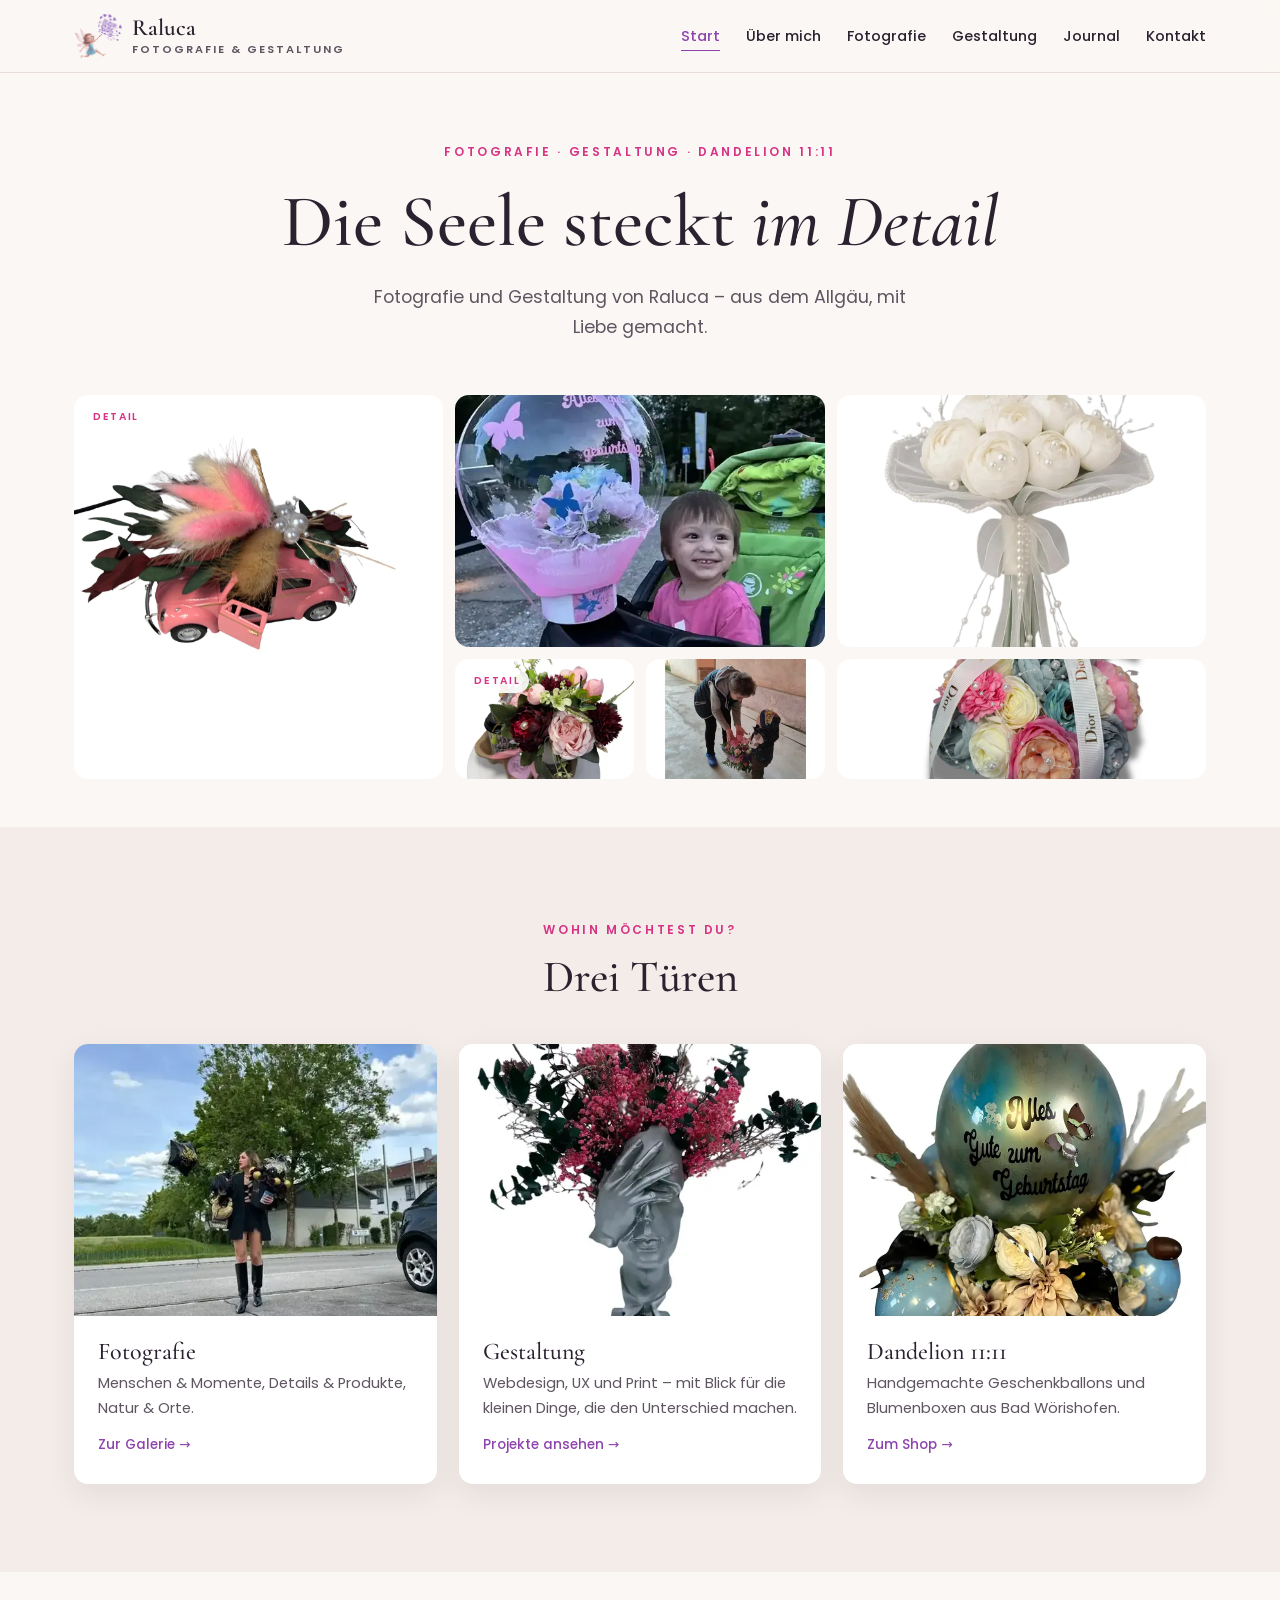
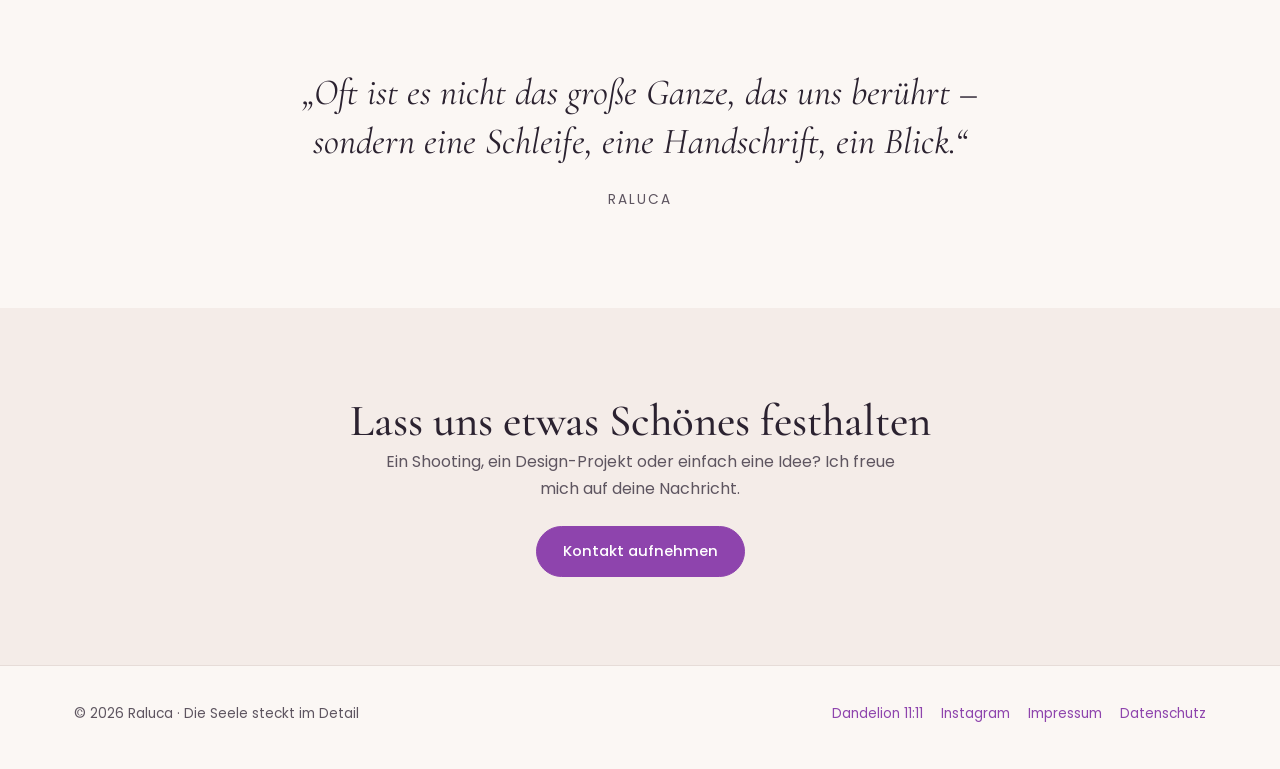
<file: index.html>
<!DOCTYPE html>
<html lang="de">
<head>
  <meta charset="UTF-8">
  <meta name="viewport" content="width=device-width, initial-scale=1.0, viewport-fit=cover">
  <title>Raluca – Fotografie & Gestaltung | Die Seele steckt im Detail</title>
  <meta name="description" content="Fotografie und Gestaltung von Raluca – aus dem Allgäu, mit Liebe gemacht. Menschen, Momente und die kleinen Details, die alles besonders machen.">
  <link rel="canonical" href="https://foto.dandelion1111.de/">
  <meta name="robots" content="index, follow">
  <link rel="icon" type="image/png" href="Dandelionlogo-fixed.png">
  <link rel="alternate icon" href="favicon.ico">
  <link rel="apple-touch-icon" href="appletouchicon.png">
  <meta name="theme-color" content="#fbf7f4">
  <meta name="color-scheme" content="light">
  <meta property="og:type" content="website">
  <meta property="og:site_name" content="Raluca · Fotografie &amp; Gestaltung">
  <meta property="og:title" content="Raluca – Fotografie & Gestaltung | Die Seele steckt im Detail">
  <meta property="og:description" content="Fotografie und Gestaltung von Raluca – aus dem Allgäu, mit Liebe gemacht. Menschen, Momente und die kleinen Details, die alles besonders machen.">
  <meta property="og:image" content="https://foto.dandelion1111.de/galerie/deko-oldtimer-rosa-pampasgras-detail.webp">
  <meta property="og:url" content="https://foto.dandelion1111.de/">
  <meta property="og:locale" content="de_DE">
  <link rel="preconnect" href="https://fonts.googleapis.com">
  <link rel="preconnect" href="https://fonts.gstatic.com" crossorigin>
  <link rel="stylesheet" href="https://fonts.googleapis.com/css2?family=Cormorant+Garamond:ital,wght@0,500;0,600;1,500&family=Poppins:wght@400;500;600&display=swap">
  <link rel="stylesheet" href="assets/style.css">
</head>
<body>
  <a class="skip-link" href="#main">Zum Inhalt springen</a>

  <header class="site-header">
    <div class="wrap nav">
      <a class="brand" href="index.html" aria-label="Startseite">
        <img src="Dandelionlogo-fixed.webp" alt="" width="44" height="44">
        <span class="brand-name">Raluca<span class="brand-sub">Fotografie &amp; Gestaltung</span></span>
      </a>
      <button class="hamburger" id="menuBtn" aria-label="Menü öffnen" aria-expanded="false" aria-controls="navLinks">☰</button>
      <ul class="nav-links" id="navLinks">
        <li><a href="index.html" aria-current="page">Start</a></li>
        <li><a href="ueber-mich.html">Über mich</a></li>
        <li><a href="fotografie.html">Fotografie</a></li>
        <li><a href="gestaltung.html">Gestaltung</a></li>
        <li><a href="journal.html">Journal</a></li>
        <li><a href="kontakt.html">Kontakt</a></li>
      </ul>
    </div>
  </header>

  <main id="main">

    <section class="hero">
      <div class="wrap">
        <span class="eyebrow">Fotografie · Gestaltung · Dandelion 11:11</span>
        <h1>Die Seele steckt <span class="serif-i">im Detail</span></h1>
        <p class="lead">Fotografie und Gestaltung von Raluca – aus dem Allgäu, mit Liebe gemacht.</p>

        <div class="hero-mosaic">
          <figure class="m1 is-detail"><img src="galerie/deko-oldtimer-rosa-pampasgras-detail.webp" alt="Detailaufnahme: Pampasgras und rosa Blüten an einem Deko-Oldtimer" width="1199" height="1487" fetchpriority="high"></figure>
          <figure class="m2"><img src="galerie/kind-bubble-ballon-geburtstag.webp" alt="Kind mit Bubble-Ballon an seinem Geburtstag" width="525" height="700"></figure>
          <figure class="m3"><img src="galerie/brautstrauss-perlen-ivory.webp" alt="Brautstrauß mit Perlen in Ivory" width="1199" height="1487"></figure>
          <figure class="m4 is-detail"><img src="galerie/kaffeebecher-blumenstrauss-fee-detail.webp" alt="Detail: kleine Fee in einem Blumenstrauß" width="564" height="700"></figure>
          <figure class="m5"><img src="galerie/kundin-blumenstrauss-uebergabe-kind.webp" alt="Übergabe eines Blumenstraußes an ein Kind" width="665" height="700"></figure>
          <figure class="m6"><img src="galerie/dior-blumenbox-schleife.webp" alt="Blumenbox mit Seidenschleife" width="1200" height="1566"></figure>
        </div>
      </div>
    </section>

    <section class="tint">
      <div class="wrap">
        <div class="section-head center">
          <span class="eyebrow">Wohin möchtest du?</span>
          <h2>Drei Türen</h2>
        </div>
        <div class="doors">
          <a class="door" href="fotografie.html">
            <img src="galerie/kundin-geburtstagsballon-schwarz-gold.webp" alt="" width="524" height="700" loading="lazy">
            <div><h3>Fotografie</h3><p>Menschen &amp; Momente, Details &amp; Produkte, Natur &amp; Orte.</p><span class="more">Zur Galerie →</span></div>
          </a>
          <a class="door" href="gestaltung.html">
            <img src="galerie/gesicht-skulptur-trockenblumen.webp" alt="" width="533" height="800" loading="lazy">
            <div><h3>Gestaltung</h3><p>Webdesign, UX und Print – mit Blick für die kleinen Dinge, die den Unterschied machen.</p><span class="more">Projekte ansehen →</span></div>
          </a>
          <a class="door" href="https://www.dandelion1111.de/">
            <img src="galerie/ballon-box-boho-blau-gold.webp" alt="" width="641" height="800" loading="lazy">
            <div><h3>Dandelion 11:11</h3><p>Handgemachte Geschenkballons und Blumenboxen aus Bad Wörishofen.</p><span class="more">Zum Shop →</span></div>
          </a>
        </div>
      </div>
    </section>

    <section class="signature">
      <div class="wrap">
        <blockquote>„Oft ist es nicht das große Ganze, das uns berührt – sondern eine Schleife, eine Handschrift, ein Blick.“</blockquote>
        <cite>Raluca</cite>
      </div>
    </section>

    <section class="tint cta">
      <div class="wrap">
        <h2>Lass uns etwas Schönes festhalten</h2>
        <p>Ein Shooting, ein Design-Projekt oder einfach eine Idee? Ich freue mich auf deine Nachricht.</p>
        <a class="btn btn-solid" href="kontakt.html">Kontakt aufnehmen</a>
      </div>
    </section>
  </main>

  <footer class="site-footer">
    <div class="wrap">
      <p>© <span data-year>2026</span> Raluca · Die Seele steckt im Detail</p>
      <nav aria-label="Weitere Links">
        <a href="https://www.dandelion1111.de/">Dandelion 11:11</a>
        <a href="https://www.instagram.com/dandelion11_design" target="_blank" rel="noopener">Instagram</a>
        <a href="https://www.dandelion1111.de/impressum.html">Impressum</a>
        <a href="https://www.dandelion1111.de/datenschutz.html">Datenschutz</a>
      </nav>
    </div>
  </footer>

  <script src="assets/main.js" defer></script>
</body>
</html>
</file>
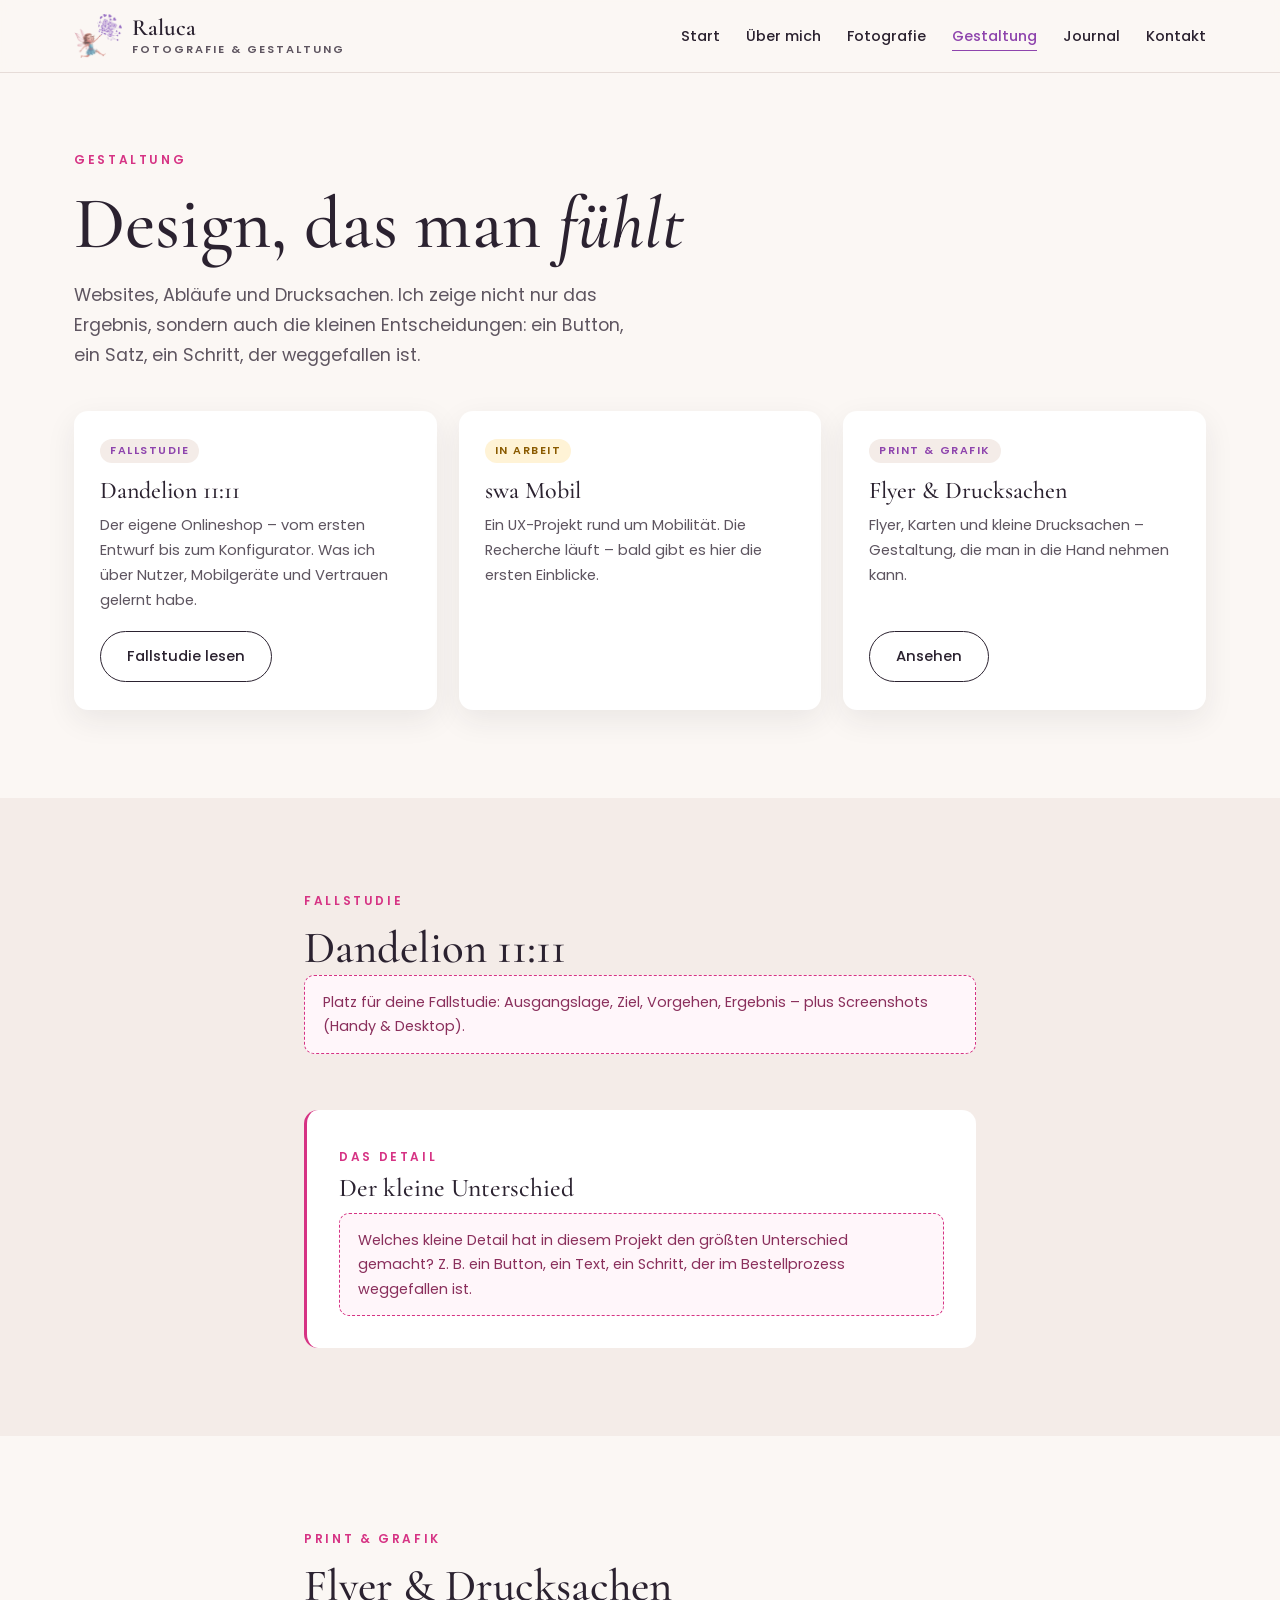
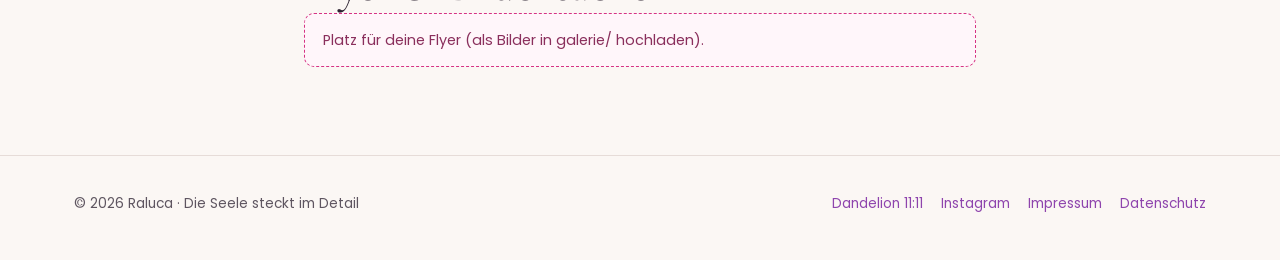
<file: gestaltung.html>
<!DOCTYPE html>
<html lang="de">
<head>
  <meta charset="UTF-8">
  <meta name="viewport" content="width=device-width, initial-scale=1.0, viewport-fit=cover">
  <title>Gestaltung – Raluca | Webdesign, UX & Print</title>
  <meta name="description" content="Gestaltung von Raluca: UX- und Webdesign, Fallstudien und Print – mit Blick für die kleinen Details, die den Unterschied machen.">
  <link rel="canonical" href="https://foto.dandelion1111.de/gestaltung.html">
  <meta name="robots" content="index, follow">
  <link rel="icon" type="image/png" href="Dandelionlogo-fixed.png">
  <link rel="alternate icon" href="favicon.ico">
  <link rel="apple-touch-icon" href="appletouchicon.png">
  <meta name="theme-color" content="#fbf7f4">
  <meta name="color-scheme" content="light">
  <meta property="og:type" content="website">
  <meta property="og:site_name" content="Raluca · Fotografie &amp; Gestaltung">
  <meta property="og:title" content="Gestaltung – Raluca | Webdesign, UX & Print">
  <meta property="og:description" content="Gestaltung von Raluca: UX- und Webdesign, Fallstudien und Print – mit Blick für die kleinen Details, die den Unterschied machen.">
  <meta property="og:image" content="https://foto.dandelion1111.de/galerie/deko-oldtimer-rosa-pampasgras-detail.webp">
  <meta property="og:url" content="https://foto.dandelion1111.de/gestaltung.html">
  <meta property="og:locale" content="de_DE">
  <link rel="preconnect" href="https://fonts.googleapis.com">
  <link rel="preconnect" href="https://fonts.gstatic.com" crossorigin>
  <link rel="stylesheet" href="https://fonts.googleapis.com/css2?family=Cormorant+Garamond:ital,wght@0,500;0,600;1,500&family=Poppins:wght@400;500;600&display=swap">
  <link rel="stylesheet" href="assets/style.css">
</head>
<body>
  <a class="skip-link" href="#main">Zum Inhalt springen</a>

  <header class="site-header">
    <div class="wrap nav">
      <a class="brand" href="index.html" aria-label="Startseite">
        <img src="Dandelionlogo-fixed.webp" alt="" width="44" height="44">
        <span class="brand-name">Raluca<span class="brand-sub">Fotografie &amp; Gestaltung</span></span>
      </a>
      <button class="hamburger" id="menuBtn" aria-label="Menü öffnen" aria-expanded="false" aria-controls="navLinks">☰</button>
      <ul class="nav-links" id="navLinks">
        <li><a href="index.html">Start</a></li>
        <li><a href="ueber-mich.html">Über mich</a></li>
        <li><a href="fotografie.html">Fotografie</a></li>
        <li><a href="gestaltung.html" aria-current="page">Gestaltung</a></li>
        <li><a href="journal.html">Journal</a></li>
        <li><a href="kontakt.html">Kontakt</a></li>
      </ul>
    </div>
  </header>

  <main id="main">

    <section class="page-hero">
      <div class="wrap">
        <span class="eyebrow">Gestaltung</span>
        <h1>Design, das man <span class="serif-i">fühlt</span></h1>
        <p class="lead">Websites, Abläufe und Drucksachen. Ich zeige nicht nur das Ergebnis, sondern auch die kleinen Entscheidungen: ein Button, ein Satz, ein Schritt, der weggefallen ist.</p>
      </div>
    </section>

    <section style="padding-top:0">
      <div class="wrap projects">
        <article class="project">
          <span class="tag">Fallstudie</span>
          <h3>Dandelion 11:11</h3>
          <p>Der eigene Onlineshop – vom ersten Entwurf bis zum Konfigurator. Was ich über Nutzer, Mobilgeräte und Vertrauen gelernt habe.</p>
          <a class="btn" href="#dandelion" style="margin-top:18px;align-self:flex-start">Fallstudie lesen</a>
        </article>
        <article class="project">
          <span class="tag wip">In Arbeit</span>
          <h3>swa Mobil</h3>
          <p>Ein UX-Projekt rund um Mobilität. Die Recherche läuft – bald gibt es hier die ersten Einblicke.</p>
        </article>
        <article class="project">
          <span class="tag">Print &amp; Grafik</span>
          <h3>Flyer &amp; Drucksachen</h3>
          <p>Flyer, Karten und kleine Drucksachen – Gestaltung, die man in die Hand nehmen kann.</p>
          <a class="btn" href="#print" style="margin-top:18px;align-self:flex-start">Ansehen</a>
        </article>
      </div>
    </section>

    <section class="tint" id="dandelion">
      <div class="narrow">
        <span class="eyebrow">Fallstudie</span>
        <h2>Dandelion 11:11</h2>
        <!-- Hier den Text deiner fertigen Fallstudie einfügen (Ausgangslage, Ziel, Vorgehen, Ergebnis)
             und Screenshots als assets/dandelion-*.webp ergänzen. -->
        <p class="platzhalter">Platz für deine Fallstudie: Ausgangslage, Ziel, Vorgehen, Ergebnis – plus Screenshots (Handy &amp; Desktop).</p>
        <div class="das-detail">
          <span class="eyebrow">Das Detail</span>
          <h2>Der kleine Unterschied</h2>
          <p class="platzhalter">Welches kleine Detail hat in diesem Projekt den größten Unterschied gemacht? Z. B. ein Button, ein Text, ein Schritt, der im Bestellprozess weggefallen ist.</p>
        </div>
      </div>
    </section>

    <section id="print">
      <div class="narrow">
        <span class="eyebrow">Print &amp; Grafik</span>
        <h2>Flyer &amp; Drucksachen</h2>
        <p class="platzhalter">Platz für deine Flyer (als Bilder in galerie/ hochladen).</p>
      </div>
    </section>
  </main>

  <footer class="site-footer">
    <div class="wrap">
      <p>© <span data-year>2026</span> Raluca · Die Seele steckt im Detail</p>
      <nav aria-label="Weitere Links">
        <a href="https://www.dandelion1111.de/">Dandelion 11:11</a>
        <a href="https://www.instagram.com/dandelion11_design" target="_blank" rel="noopener">Instagram</a>
        <a href="https://www.dandelion1111.de/impressum.html">Impressum</a>
        <a href="https://www.dandelion1111.de/datenschutz.html">Datenschutz</a>
      </nav>
    </div>
  </footer>

  <script src="assets/main.js" defer></script>
</body>
</html>
</file>
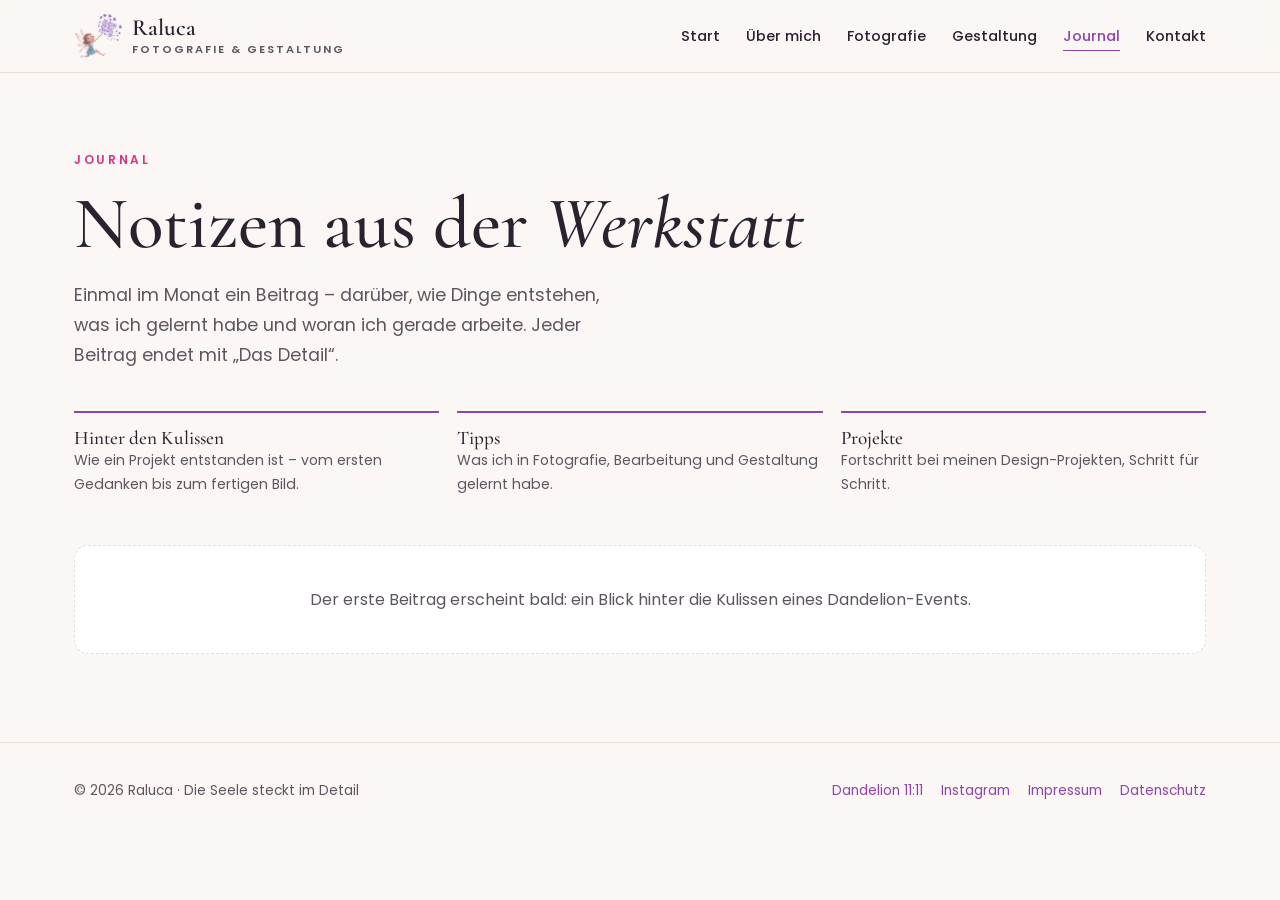
<file: journal.html>
<!DOCTYPE html>
<html lang="de">
<head>
  <meta charset="UTF-8">
  <meta name="viewport" content="width=device-width, initial-scale=1.0, viewport-fit=cover">
  <title>Journal – Raluca | Hinter den Kulissen, Tipps & Projekte</title>
  <meta name="description" content="Das Journal von Raluca: Hinter den Kulissen, Tipps aus Fotografie und Gestaltung und Projekt-Updates – jeden Monat ein neuer Beitrag.">
  <link rel="canonical" href="https://foto.dandelion1111.de/journal.html">
  <meta name="robots" content="index, follow">
  <link rel="icon" type="image/png" href="Dandelionlogo-fixed.png">
  <link rel="alternate icon" href="favicon.ico">
  <link rel="apple-touch-icon" href="appletouchicon.png">
  <meta name="theme-color" content="#fbf7f4">
  <meta name="color-scheme" content="light">
  <meta property="og:type" content="website">
  <meta property="og:site_name" content="Raluca · Fotografie &amp; Gestaltung">
  <meta property="og:title" content="Journal – Raluca | Hinter den Kulissen, Tipps & Projekte">
  <meta property="og:description" content="Das Journal von Raluca: Hinter den Kulissen, Tipps aus Fotografie und Gestaltung und Projekt-Updates – jeden Monat ein neuer Beitrag.">
  <meta property="og:image" content="https://foto.dandelion1111.de/galerie/deko-oldtimer-rosa-pampasgras-detail.webp">
  <meta property="og:url" content="https://foto.dandelion1111.de/journal.html">
  <meta property="og:locale" content="de_DE">
  <link rel="preconnect" href="https://fonts.googleapis.com">
  <link rel="preconnect" href="https://fonts.gstatic.com" crossorigin>
  <link rel="stylesheet" href="https://fonts.googleapis.com/css2?family=Cormorant+Garamond:ital,wght@0,500;0,600;1,500&family=Poppins:wght@400;500;600&display=swap">
  <link rel="stylesheet" href="assets/style.css">
</head>
<body>
  <a class="skip-link" href="#main">Zum Inhalt springen</a>

  <header class="site-header">
    <div class="wrap nav">
      <a class="brand" href="index.html" aria-label="Startseite">
        <img src="Dandelionlogo-fixed.webp" alt="" width="44" height="44">
        <span class="brand-name">Raluca<span class="brand-sub">Fotografie &amp; Gestaltung</span></span>
      </a>
      <button class="hamburger" id="menuBtn" aria-label="Menü öffnen" aria-expanded="false" aria-controls="navLinks">☰</button>
      <ul class="nav-links" id="navLinks">
        <li><a href="index.html">Start</a></li>
        <li><a href="ueber-mich.html">Über mich</a></li>
        <li><a href="fotografie.html">Fotografie</a></li>
        <li><a href="gestaltung.html">Gestaltung</a></li>
        <li><a href="journal.html" aria-current="page">Journal</a></li>
        <li><a href="kontakt.html">Kontakt</a></li>
      </ul>
    </div>
  </header>

  <main id="main">

    <section class="page-hero">
      <div class="wrap">
        <span class="eyebrow">Journal</span>
        <h1>Notizen aus der <span class="serif-i">Werkstatt</span></h1>
        <p class="lead">Einmal im Monat ein Beitrag – darüber, wie Dinge entstehen, was ich gelernt habe und woran ich gerade arbeite. Jeder Beitrag endet mit „Das Detail“.</p>
      </div>
    </section>

    <section style="padding-top:0">
      <div class="wrap">
        <div class="rubriken">
          <div><h3>Hinter den Kulissen</h3><p>Wie ein Projekt entstanden ist – vom ersten Gedanken bis zum fertigen Bild.</p></div>
          <div><h3>Tipps</h3><p>Was ich in Fotografie, Bearbeitung und Gestaltung gelernt habe.</p></div>
          <div><h3>Projekte</h3><p>Fortschritt bei meinen Design-Projekten, Schritt für Schritt.</p></div>
        </div>

        <div class="posts">
          <!-- Neuer Beitrag: journal/vorlage.html kopieren (z. B. journal/2026-11-hinter-den-kulissen.html),
               ausfüllen und hier eine Karte ergänzen:
          <a class="post-card" href="journal/DATEINAME.html">
            <img src="galerie/BILD.webp" alt="" loading="lazy">
            <div><span class="eyebrow">Hinter den Kulissen</span><h3>Titel</h3><p class="meta">November 2026</p><p>Kurzer Teaser …</p></div>
          </a>
          -->
          <p class="empty-cat">Der erste Beitrag erscheint bald: ein Blick hinter die Kulissen eines Dandelion-Events.</p>
        </div>
      </div>
    </section>
  </main>

  <footer class="site-footer">
    <div class="wrap">
      <p>© <span data-year>2026</span> Raluca · Die Seele steckt im Detail</p>
      <nav aria-label="Weitere Links">
        <a href="https://www.dandelion1111.de/">Dandelion 11:11</a>
        <a href="https://www.instagram.com/dandelion11_design" target="_blank" rel="noopener">Instagram</a>
        <a href="https://www.dandelion1111.de/impressum.html">Impressum</a>
        <a href="https://www.dandelion1111.de/datenschutz.html">Datenschutz</a>
      </nav>
    </div>
  </footer>

  <script src="assets/main.js" defer></script>
</body>
</html>
</file>
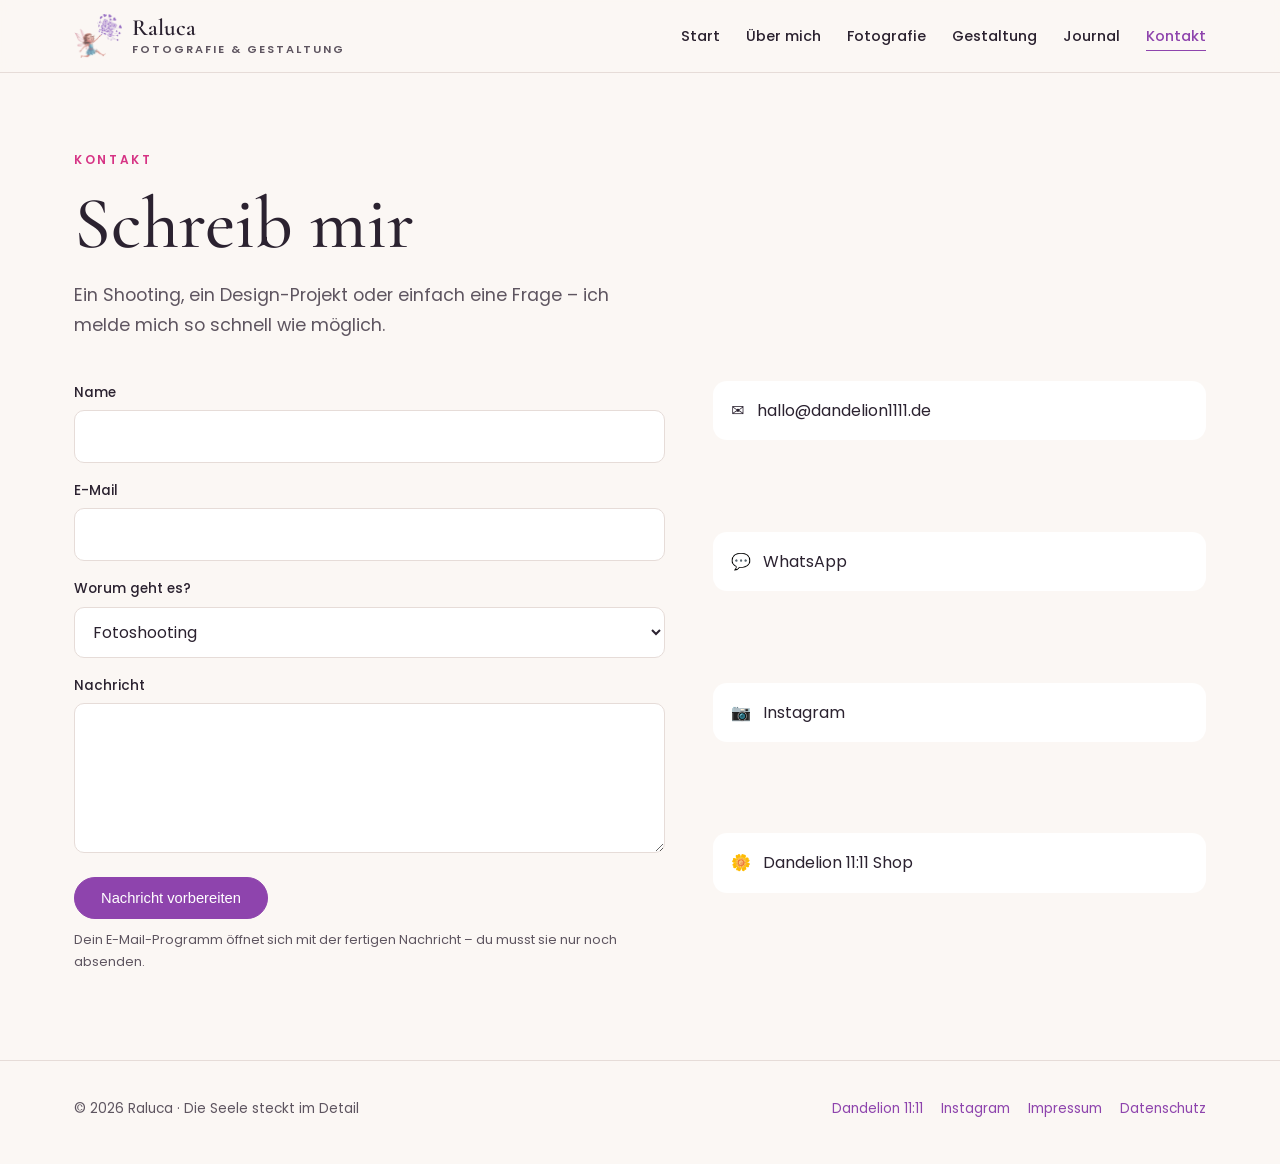
<file: kontakt.html>
<!DOCTYPE html>
<html lang="de">
<head>
  <meta charset="UTF-8">
  <meta name="viewport" content="width=device-width, initial-scale=1.0, viewport-fit=cover">
  <title>Kontakt – Raluca | Fotografie & Gestaltung</title>
  <meta name="description" content="Kontakt zu Raluca für Fotoshootings, Design-Projekte oder Dandelion 11:11 – per Formular, E-Mail, WhatsApp oder Instagram.">
  <link rel="canonical" href="https://foto.dandelion1111.de/kontakt.html">
  <meta name="robots" content="index, follow">
  <link rel="icon" type="image/png" href="Dandelionlogo-fixed.png">
  <link rel="alternate icon" href="favicon.ico">
  <link rel="apple-touch-icon" href="appletouchicon.png">
  <meta name="theme-color" content="#fbf7f4">
  <meta name="color-scheme" content="light">
  <meta property="og:type" content="website">
  <meta property="og:site_name" content="Raluca · Fotografie &amp; Gestaltung">
  <meta property="og:title" content="Kontakt – Raluca | Fotografie & Gestaltung">
  <meta property="og:description" content="Kontakt zu Raluca für Fotoshootings, Design-Projekte oder Dandelion 11:11 – per Formular, E-Mail, WhatsApp oder Instagram.">
  <meta property="og:image" content="https://foto.dandelion1111.de/galerie/deko-oldtimer-rosa-pampasgras-detail.webp">
  <meta property="og:url" content="https://foto.dandelion1111.de/kontakt.html">
  <meta property="og:locale" content="de_DE">
  <link rel="preconnect" href="https://fonts.googleapis.com">
  <link rel="preconnect" href="https://fonts.gstatic.com" crossorigin>
  <link rel="stylesheet" href="https://fonts.googleapis.com/css2?family=Cormorant+Garamond:ital,wght@0,500;0,600;1,500&family=Poppins:wght@400;500;600&display=swap">
  <link rel="stylesheet" href="assets/style.css">
</head>
<body>
  <a class="skip-link" href="#main">Zum Inhalt springen</a>

  <header class="site-header">
    <div class="wrap nav">
      <a class="brand" href="index.html" aria-label="Startseite">
        <img src="Dandelionlogo-fixed.webp" alt="" width="44" height="44">
        <span class="brand-name">Raluca<span class="brand-sub">Fotografie &amp; Gestaltung</span></span>
      </a>
      <button class="hamburger" id="menuBtn" aria-label="Menü öffnen" aria-expanded="false" aria-controls="navLinks">☰</button>
      <ul class="nav-links" id="navLinks">
        <li><a href="index.html">Start</a></li>
        <li><a href="ueber-mich.html">Über mich</a></li>
        <li><a href="fotografie.html">Fotografie</a></li>
        <li><a href="gestaltung.html">Gestaltung</a></li>
        <li><a href="journal.html">Journal</a></li>
        <li><a href="kontakt.html" aria-current="page">Kontakt</a></li>
      </ul>
    </div>
  </header>

  <main id="main">

    <section class="page-hero">
      <div class="wrap">
        <span class="eyebrow">Kontakt</span>
        <h1>Schreib mir</h1>
        <p class="lead">Ein Shooting, ein Design-Projekt oder einfach eine Frage – ich melde mich so schnell wie möglich.</p>
      </div>
    </section>

    <section style="padding-top:0">
      <div class="wrap contact-grid">
        <form class="form" id="contactForm">
          <div><label for="name">Name</label><input id="name" name="name" autocomplete="name" required></div>
          <div><label for="email">E-Mail</label><input id="email" name="email" type="email" autocomplete="email" required></div>
          <div><label for="thema">Worum geht es?</label>
            <select id="thema" name="thema">
              <option>Fotoshooting</option>
              <option>Gestaltung / Webdesign</option>
              <option>Dandelion 11:11</option>
              <option>Etwas anderes</option>
            </select>
          </div>
          <div><label for="nachricht">Nachricht</label><textarea id="nachricht" name="nachricht" required></textarea></div>
          <div>
            <button class="btn btn-solid" type="submit">Nachricht vorbereiten</button>
            <p class="hint" style="margin-top:10px">Dein E-Mail-Programm öffnet sich mit der fertigen Nachricht – du musst sie nur noch absenden.</p>
          </div>
        </form>

        <ul class="links-list">
          <li><a href="mailto:hallo@dandelion1111.de">✉️ <span>hallo@dandelion1111.de</span></a></li>
          <li><a href="https://wa.me/491757668955" target="_blank" rel="noopener">💬 <span>WhatsApp</span></a></li>
          <li><a href="https://www.instagram.com/dandelion11_design" target="_blank" rel="noopener">📷 <span>Instagram</span></a></li>
          <li><a href="https://www.dandelion1111.de/">🌼 <span>Dandelion 11:11 Shop</span></a></li>
        </ul>
      </div>
    </section>
  </main>

  <footer class="site-footer">
    <div class="wrap">
      <p>© <span data-year>2026</span> Raluca · Die Seele steckt im Detail</p>
      <nav aria-label="Weitere Links">
        <a href="https://www.dandelion1111.de/">Dandelion 11:11</a>
        <a href="https://www.instagram.com/dandelion11_design" target="_blank" rel="noopener">Instagram</a>
        <a href="https://www.dandelion1111.de/impressum.html">Impressum</a>
        <a href="https://www.dandelion1111.de/datenschutz.html">Datenschutz</a>
      </nav>
    </div>
  </footer>

  <script src="assets/main.js" defer></script>
</body>
</html>
</file>
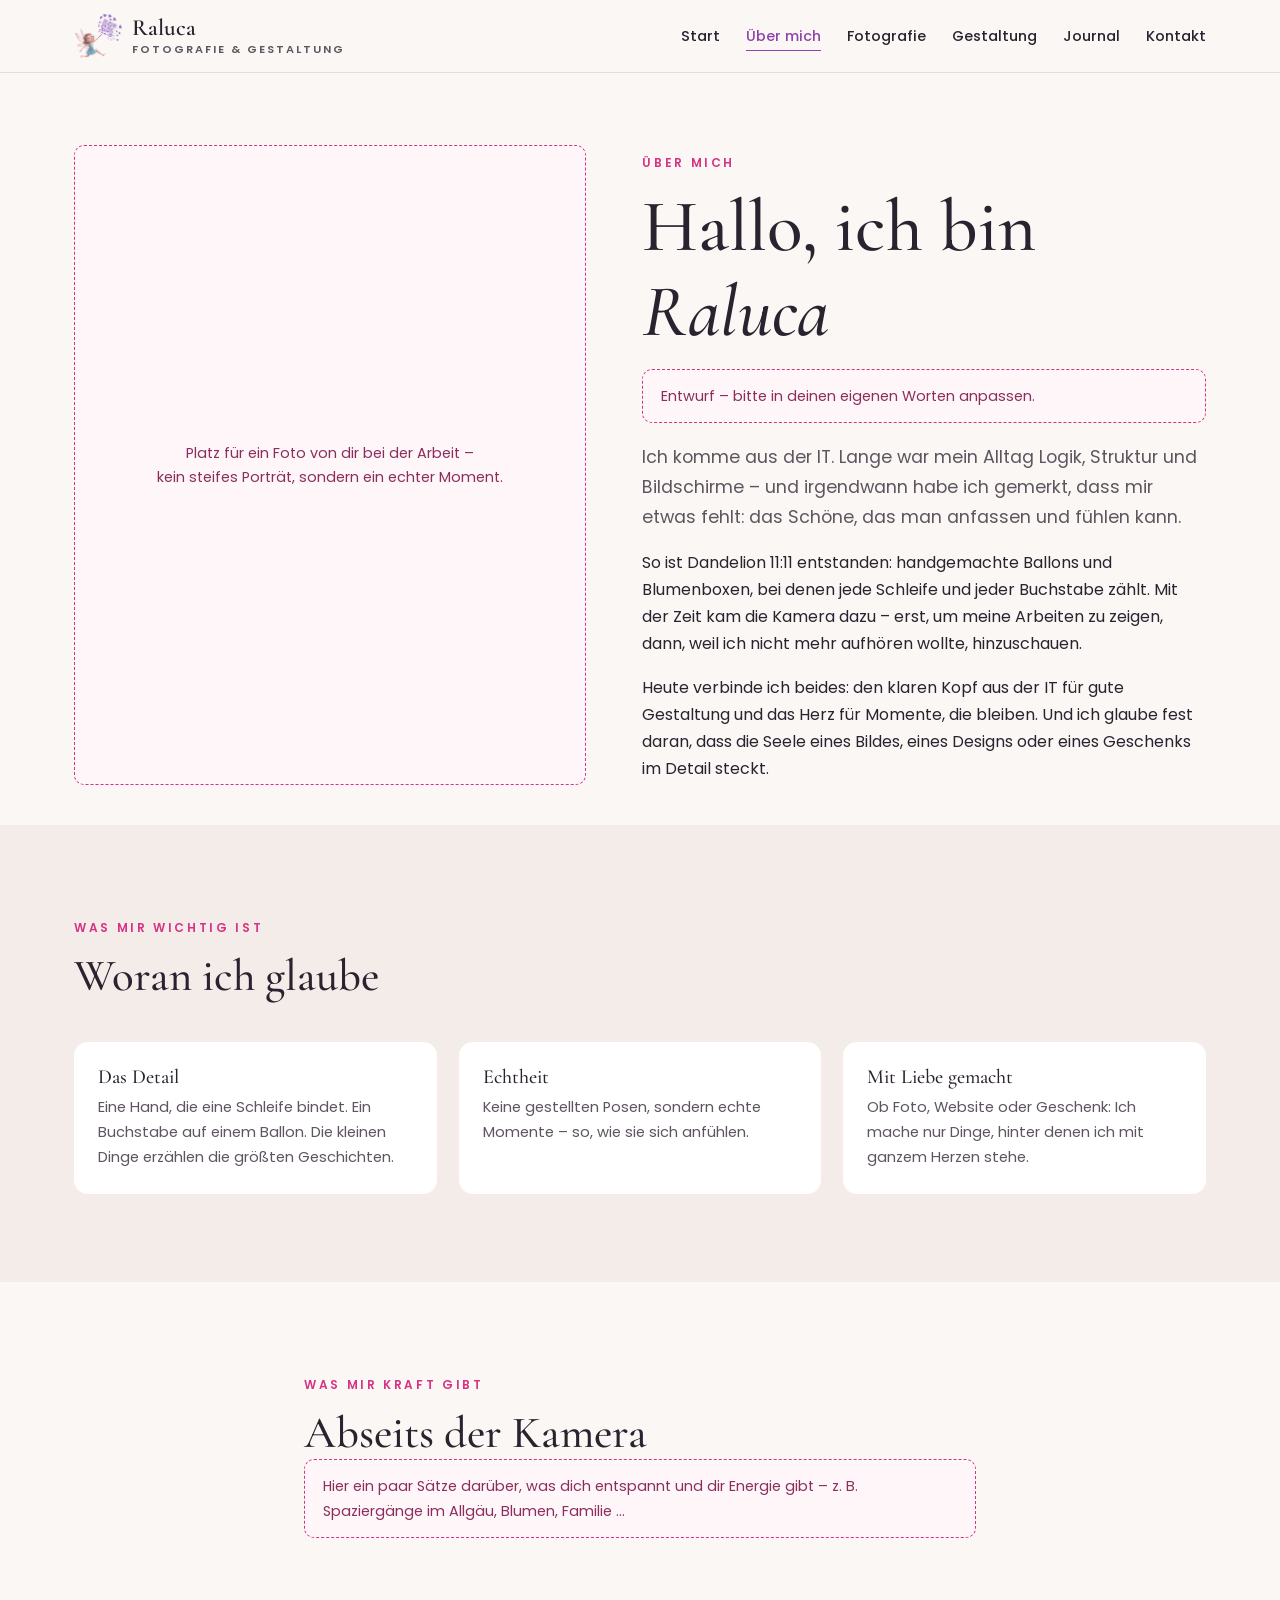
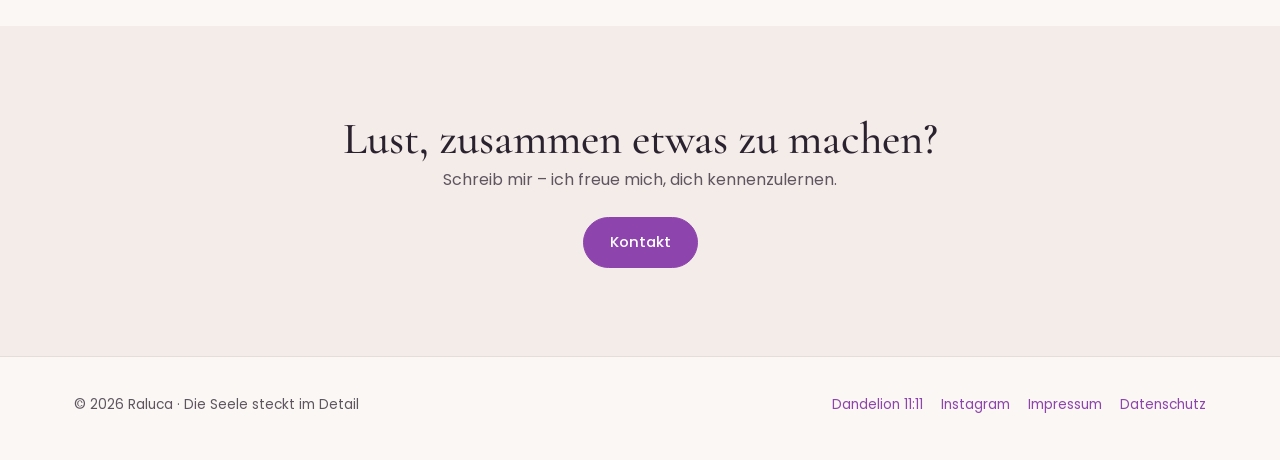
<file: ueber-mich.html>
<!DOCTYPE html>
<html lang="de">
<head>
  <meta charset="UTF-8">
  <meta name="viewport" content="width=device-width, initial-scale=1.0, viewport-fit=cover">
  <title>Über mich – Raluca | Fotografie & Gestaltung</title>
  <meta name="description" content="Von der IT zum Schönen: Raluca über Fotografie, Gestaltung, Dandelion 11:11 und warum die Seele im Detail steckt.">
  <link rel="canonical" href="https://foto.dandelion1111.de/ueber-mich.html">
  <meta name="robots" content="index, follow">
  <link rel="icon" type="image/png" href="Dandelionlogo-fixed.png">
  <link rel="alternate icon" href="favicon.ico">
  <link rel="apple-touch-icon" href="appletouchicon.png">
  <meta name="theme-color" content="#fbf7f4">
  <meta name="color-scheme" content="light">
  <meta property="og:type" content="website">
  <meta property="og:site_name" content="Raluca · Fotografie &amp; Gestaltung">
  <meta property="og:title" content="Über mich – Raluca | Fotografie & Gestaltung">
  <meta property="og:description" content="Von der IT zum Schönen: Raluca über Fotografie, Gestaltung, Dandelion 11:11 und warum die Seele im Detail steckt.">
  <meta property="og:image" content="https://foto.dandelion1111.de/galerie/deko-oldtimer-rosa-pampasgras-detail.webp">
  <meta property="og:url" content="https://foto.dandelion1111.de/ueber-mich.html">
  <meta property="og:locale" content="de_DE">
  <link rel="preconnect" href="https://fonts.googleapis.com">
  <link rel="preconnect" href="https://fonts.gstatic.com" crossorigin>
  <link rel="stylesheet" href="https://fonts.googleapis.com/css2?family=Cormorant+Garamond:ital,wght@0,500;0,600;1,500&family=Poppins:wght@400;500;600&display=swap">
  <link rel="stylesheet" href="assets/style.css">
</head>
<body>
  <a class="skip-link" href="#main">Zum Inhalt springen</a>

  <header class="site-header">
    <div class="wrap nav">
      <a class="brand" href="index.html" aria-label="Startseite">
        <img src="Dandelionlogo-fixed.webp" alt="" width="44" height="44">
        <span class="brand-name">Raluca<span class="brand-sub">Fotografie &amp; Gestaltung</span></span>
      </a>
      <button class="hamburger" id="menuBtn" aria-label="Menü öffnen" aria-expanded="false" aria-controls="navLinks">☰</button>
      <ul class="nav-links" id="navLinks">
        <li><a href="index.html">Start</a></li>
        <li><a href="ueber-mich.html" aria-current="page">Über mich</a></li>
        <li><a href="fotografie.html">Fotografie</a></li>
        <li><a href="gestaltung.html">Gestaltung</a></li>
        <li><a href="journal.html">Journal</a></li>
        <li><a href="kontakt.html">Kontakt</a></li>
      </ul>
    </div>
  </header>

  <main id="main">

    <section class="page-hero">
      <div class="wrap split">
        <div>
          <!-- Hier ein Foto von dir bei der Arbeit einsetzen, z. B. galerie/raluca-bei-der-arbeit.webp -->
          <div class="platzhalter" style="aspect-ratio:4/5;display:flex;align-items:center;justify-content:center;text-align:center">
            Platz für ein Foto von dir bei der Arbeit –<br>kein steifes Porträt, sondern ein echter Moment.
          </div>
        </div>
        <div>
          <span class="eyebrow">Über mich</span>
          <h1>Hallo, ich bin <span class="serif-i">Raluca</span></h1>
          <p class="platzhalter" style="margin-bottom:20px">Entwurf – bitte in deinen eigenen Worten anpassen.</p>
          <p class="lead">Ich komme aus der IT. Lange war mein Alltag Logik, Struktur und Bildschirme – und irgendwann habe ich gemerkt, dass mir etwas fehlt: das Schöne, das man anfassen und fühlen kann.</p>
          <p>So ist Dandelion 11:11 entstanden: handgemachte Ballons und Blumenboxen, bei denen jede Schleife und jeder Buchstabe zählt. Mit der Zeit kam die Kamera dazu – erst, um meine Arbeiten zu zeigen, dann, weil ich nicht mehr aufhören wollte, hinzuschauen.</p>
          <p>Heute verbinde ich beides: den klaren Kopf aus der IT für gute Gestaltung und das Herz für Momente, die bleiben. Und ich glaube fest daran, dass die Seele eines Bildes, eines Designs oder eines Geschenks im Detail steckt.</p>
        </div>
      </div>
    </section>

    <section class="tint">
      <div class="wrap">
        <div class="section-head">
          <span class="eyebrow">Was mir wichtig ist</span>
          <h2>Woran ich glaube</h2>
        </div>
        <div class="values">
          <div><h3>Das Detail</h3><p>Eine Hand, die eine Schleife bindet. Ein Buchstabe auf einem Ballon. Die kleinen Dinge erzählen die größten Geschichten.</p></div>
          <div><h3>Echtheit</h3><p>Keine gestellten Posen, sondern echte Momente – so, wie sie sich anfühlen.</p></div>
          <div><h3>Mit Liebe gemacht</h3><p>Ob Foto, Website oder Geschenk: Ich mache nur Dinge, hinter denen ich mit ganzem Herzen stehe.</p></div>
        </div>
      </div>
    </section>

    <section>
      <div class="narrow">
        <span class="eyebrow">Was mir Kraft gibt</span>
        <h2>Abseits der Kamera</h2>
        <p class="platzhalter">Hier ein paar Sätze darüber, was dich entspannt und dir Energie gibt – z. B. Spaziergänge im Allgäu, Blumen, Familie …</p>
      </div>
    </section>

    <section class="tint cta">
      <div class="wrap">
        <h2>Lust, zusammen etwas zu machen?</h2>
        <p>Schreib mir – ich freue mich, dich kennenzulernen.</p>
        <a class="btn btn-solid" href="kontakt.html">Kontakt</a>
      </div>
    </section>
  </main>

  <footer class="site-footer">
    <div class="wrap">
      <p>© <span data-year>2026</span> Raluca · Die Seele steckt im Detail</p>
      <nav aria-label="Weitere Links">
        <a href="https://www.dandelion1111.de/">Dandelion 11:11</a>
        <a href="https://www.instagram.com/dandelion11_design" target="_blank" rel="noopener">Instagram</a>
        <a href="https://www.dandelion1111.de/impressum.html">Impressum</a>
        <a href="https://www.dandelion1111.de/datenschutz.html">Datenschutz</a>
      </nav>
    </div>
  </footer>

  <script src="assets/main.js" defer></script>
</body>
</html>
</file>
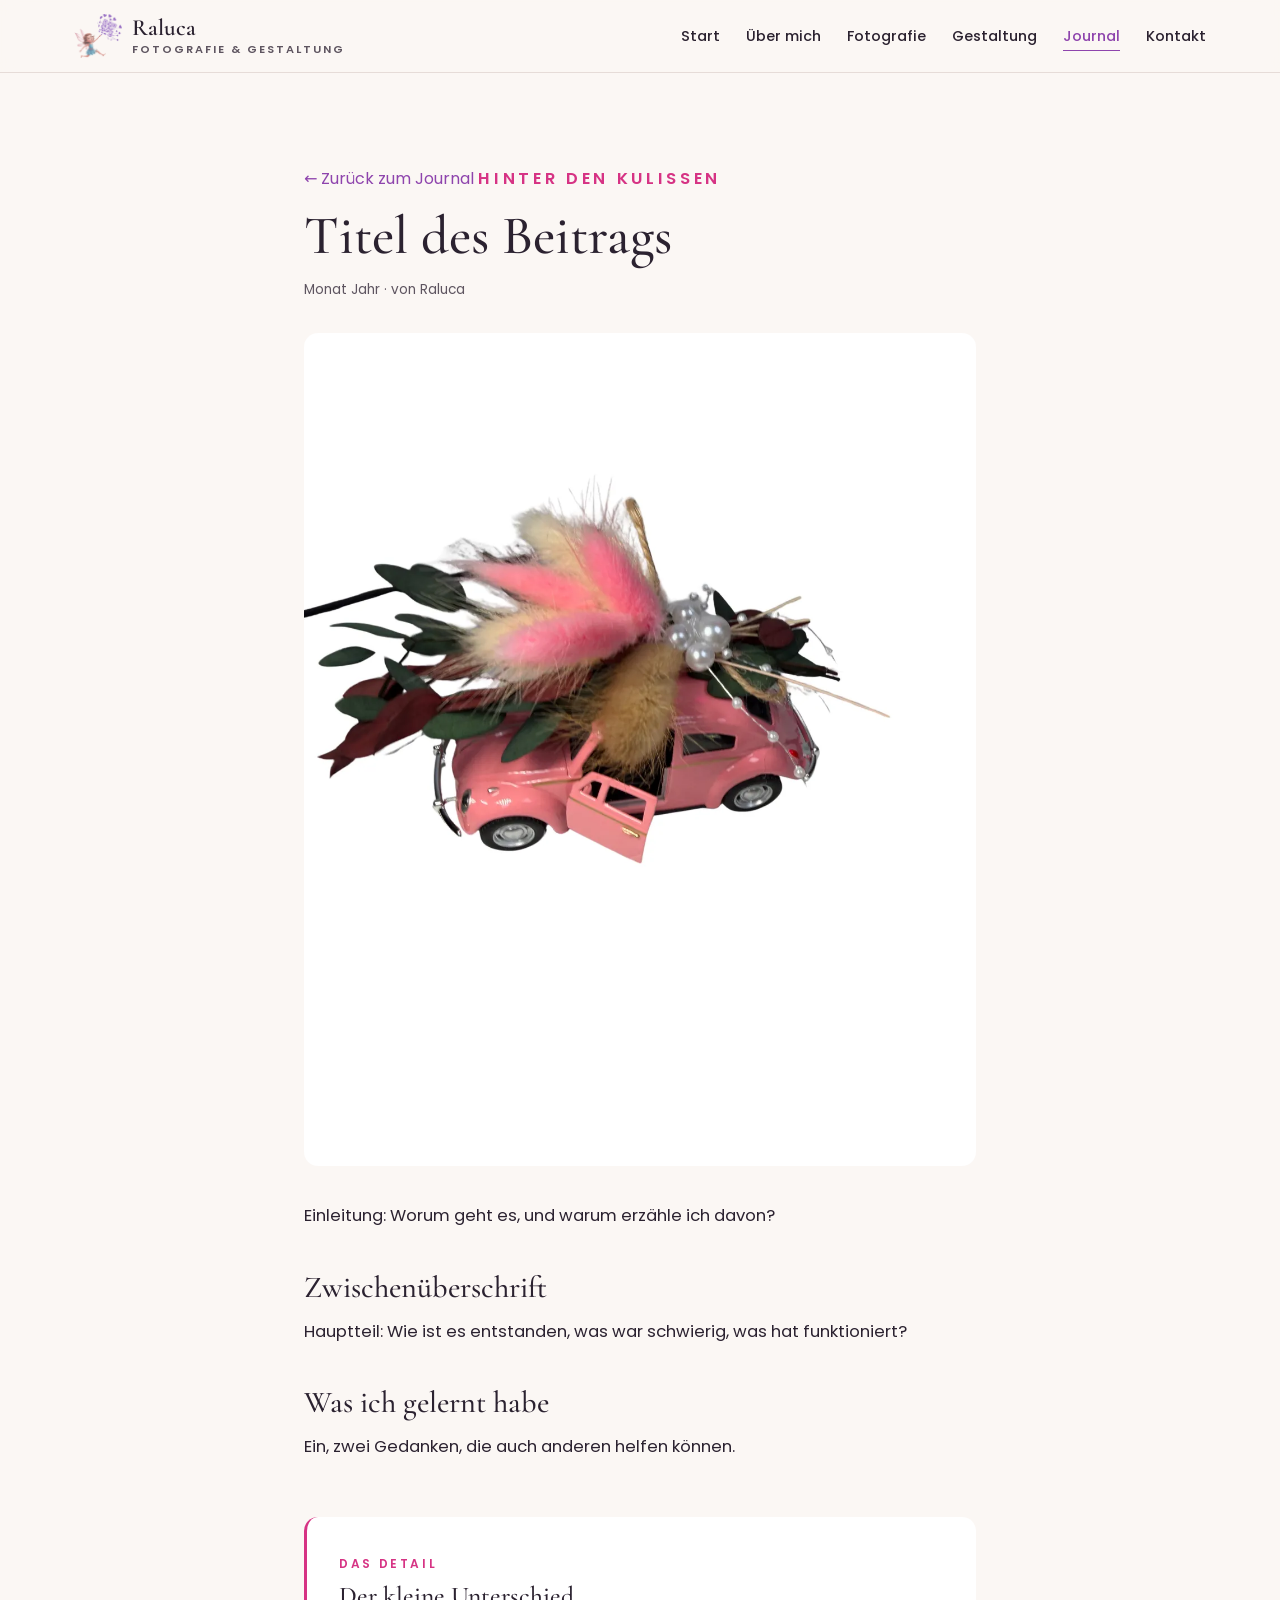
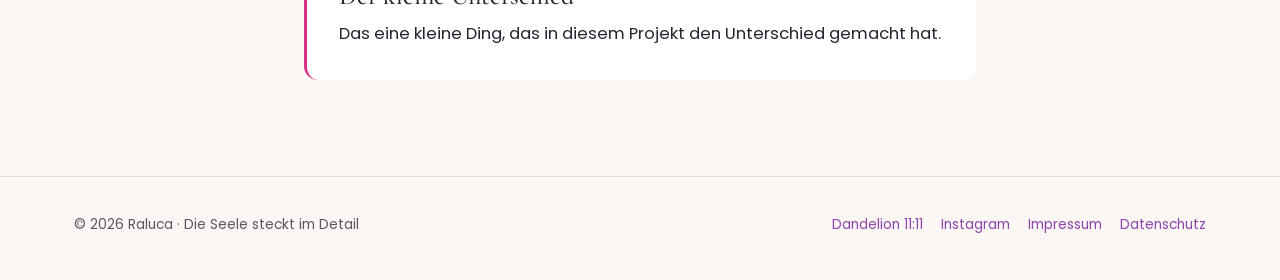
<file: journal/vorlage.html>
<!DOCTYPE html>
<html lang="de">
<head>
  <meta charset="UTF-8">
  <meta name="viewport" content="width=device-width, initial-scale=1.0, viewport-fit=cover">
  <title>Vorlage – Journal | Raluca</title>
  <meta name="description" content="Vorlage für einen neuen Journal-Beitrag.">
  <link rel="canonical" href="https://foto.dandelion1111.de/journal/vorlage.html">
  <meta name="robots" content="noindex, follow">
  <link rel="icon" type="image/png" href="../Dandelionlogo-fixed.png">
  <link rel="alternate icon" href="../favicon.ico">
  <link rel="apple-touch-icon" href="../appletouchicon.png">
  <meta name="theme-color" content="#fbf7f4">
  <meta name="color-scheme" content="light">
  <meta property="og:type" content="website">
  <meta property="og:site_name" content="Raluca · Fotografie &amp; Gestaltung">
  <meta property="og:title" content="Vorlage – Journal | Raluca">
  <meta property="og:description" content="Vorlage für einen neuen Journal-Beitrag.">
  <meta property="og:image" content="https://foto.dandelion1111.de/galerie/deko-oldtimer-rosa-pampasgras-detail.webp">
  <meta property="og:url" content="https://foto.dandelion1111.de/journal/vorlage.html">
  <meta property="og:locale" content="de_DE">
  <link rel="preconnect" href="https://fonts.googleapis.com">
  <link rel="preconnect" href="https://fonts.gstatic.com" crossorigin>
  <link rel="stylesheet" href="https://fonts.googleapis.com/css2?family=Cormorant+Garamond:ital,wght@0,500;0,600;1,500&family=Poppins:wght@400;500;600&display=swap">
  <link rel="stylesheet" href="../assets/style.css">
</head>
<body>
  <a class="skip-link" href="#main">Zum Inhalt springen</a>

  <header class="site-header">
    <div class="wrap nav">
      <a class="brand" href="../index.html" aria-label="Startseite">
        <img src="../Dandelionlogo-fixed.webp" alt="" width="44" height="44">
        <span class="brand-name">Raluca<span class="brand-sub">Fotografie &amp; Gestaltung</span></span>
      </a>
      <button class="hamburger" id="menuBtn" aria-label="Menü öffnen" aria-expanded="false" aria-controls="navLinks">☰</button>
      <ul class="nav-links" id="navLinks">
        <li><a href="../index.html">Start</a></li>
        <li><a href="../ueber-mich.html">Über mich</a></li>
        <li><a href="../fotografie.html">Fotografie</a></li>
        <li><a href="../gestaltung.html">Gestaltung</a></li>
        <li><a href="../journal.html" aria-current="page">Journal</a></li>
        <li><a href="../kontakt.html">Kontakt</a></li>
      </ul>
    </div>
  </header>

  <main id="main">

    <article class="article" style="padding:64px 0 96px">
      <div class="narrow">
        <a href="../journal.html">← Zurück zum Journal</a>
        <p class="eyebrow" style="margin-top:28px">Hinter den Kulissen <!-- oder: Tipps / Projekte --></p>
        <h1>Titel des Beitrags</h1>
        <p class="meta">Monat Jahr · von Raluca</p>
        <img class="cover" src="../galerie/deko-oldtimer-rosa-pampasgras-detail.webp" alt="Beschreibung des Titelbilds" width="1199" height="1487">

        <p>Einleitung: Worum geht es, und warum erzähle ich davon?</p>

        <h2>Zwischenüberschrift</h2>
        <p>Hauptteil: Wie ist es entstanden, was war schwierig, was hat funktioniert?</p>

        <h2>Was ich gelernt habe</h2>
        <p>Ein, zwei Gedanken, die auch anderen helfen können.</p>

        <aside class="das-detail">
          <span class="eyebrow">Das Detail</span>
          <h2>Der kleine Unterschied</h2>
          <p>Das eine kleine Ding, das in diesem Projekt den Unterschied gemacht hat.</p>
        </aside>
      </div>
    </article>
  </main>

  <footer class="site-footer">
    <div class="wrap">
      <p>© <span data-year>2026</span> Raluca · Die Seele steckt im Detail</p>
      <nav aria-label="Weitere Links">
        <a href="https://www.dandelion1111.de/">Dandelion 11:11</a>
        <a href="https://www.instagram.com/dandelion11_design" target="_blank" rel="noopener">Instagram</a>
        <a href="https://www.dandelion1111.de/impressum.html">Impressum</a>
        <a href="https://www.dandelion1111.de/datenschutz.html">Datenschutz</a>
      </nav>
    </div>
  </footer>

  <script src="../assets/main.js" defer></script>
</body>
</html>
</file>
<file: assets/style.css>
/* Raluca – Fotografie & Gestaltung · "Die Seele steckt im Detail" */
:root{
  --paper:#fbf7f4;
  --paper-2:#f4ece8;
  --white:#fff;
  --ink:#2b2230;
  --ink-soft:#5e5560;
  --line:#e6dcd8;
  --plum:#8e44ad;
  --rose:#d63384;
  --radius:14px;
  --shadow:0 10px 30px rgba(43,34,48,.08);
  --serif:"Cormorant Garamond",Georgia,serif;
  --sans:Poppins,system-ui,-apple-system,sans-serif;
}
*{box-sizing:border-box;margin:0;padding:0}
html{scroll-behavior:smooth;scroll-padding-top:90px}
body{font-family:var(--sans);font-weight:400;background:var(--paper);color:var(--ink);line-height:1.7;overflow-x:clip}
img{max-width:100%;height:auto;display:block}
a{color:var(--plum);text-decoration:none;transition:color .2s}
a:hover{color:var(--rose)}
a:focus-visible,button:focus-visible,input:focus-visible,textarea:focus-visible,select:focus-visible{outline:2px solid var(--rose);outline-offset:3px;border-radius:4px}
.skip-link{position:absolute;left:-9999px;top:8px;background:var(--plum);color:#fff;padding:8px 16px;border-radius:4px;z-index:1000}
.skip-link:focus{left:8px}
.wrap{max-width:1180px;margin:0 auto;padding:0 24px}
.narrow{max-width:720px;margin:0 auto;padding:0 24px}

/* Typo */
h1,h2,h3{font-family:var(--serif);font-weight:500;line-height:1.15;color:var(--ink)}
h1{font-size:clamp(2.6rem,6vw,4.6rem)}
h2{font-size:clamp(2rem,3.6vw,2.8rem)}
h3{font-size:1.5rem}
.eyebrow{display:inline-block;font-size:.75rem;font-weight:600;letter-spacing:.22em;text-transform:uppercase;color:var(--rose);margin-bottom:12px}
.lead{font-size:1.1rem;color:var(--ink-soft);max-width:560px}
.serif-i{font-family:var(--serif);font-style:italic}
p+p{margin-top:1em}

/* Header */
.site-header{position:sticky;top:0;z-index:100;background:rgba(251,247,244,.92);backdrop-filter:blur(8px);border-bottom:1px solid var(--line)}
.nav{display:flex;align-items:center;gap:24px;height:72px}
.brand{display:flex;align-items:center;gap:10px;color:var(--ink)}
.brand img{height:44px;width:auto}
.brand-name{font-family:var(--serif);font-size:1.45rem;font-weight:600;line-height:1}
.brand-sub{display:block;font-family:var(--sans);font-size:.7rem;letter-spacing:.18em;text-transform:uppercase;color:var(--ink-soft);margin-top:4px}
.nav-links{display:flex;gap:26px;list-style:none;margin-left:auto;align-items:center}
.nav-links a{color:var(--ink);font-size:.9rem;font-weight:500;padding:4px 0;border-bottom:1px solid transparent}
.nav-links a:hover,.nav-links a[aria-current="page"]{color:var(--plum);border-bottom-color:currentColor}
.hamburger{display:none;margin-left:auto;background:none;border:0;font-size:1.6rem;cursor:pointer;color:var(--ink);min-width:44px;min-height:44px}
@media (max-width:860px){
  .hamburger{display:block}
  .nav-links{display:none;position:absolute;top:100%;left:0;right:0;flex-direction:column;align-items:stretch;gap:0;background:var(--paper);border-bottom:1px solid var(--line)}
  .nav-links.open{display:flex}
  .nav-links a{display:block;padding:14px 24px;border-top:1px solid var(--line);border-bottom:0}
}

/* Buttons */
.btn{display:inline-flex;align-items:center;gap:8px;padding:12px 26px;border-radius:999px;font-weight:500;font-size:.92rem;border:1px solid var(--ink);color:var(--ink);background:transparent;cursor:pointer;transition:background .2s,color .2s}
.btn:hover{background:var(--ink);color:var(--paper)}
.btn-solid{background:var(--plum);border-color:var(--plum);color:#fff}
.btn-solid:hover{background:var(--rose);border-color:var(--rose);color:#fff}

/* Sections */
section{padding:88px 0}
.section-head{max-width:640px;margin-bottom:40px}
.section-head.center{text-align:center;margin-left:auto;margin-right:auto}
.tint{background:var(--paper-2)}
.page-hero{padding:72px 0 40px}
.page-hero h1{margin-bottom:14px}

/* Start: Hero */
.hero{padding:64px 0 48px;text-align:center}
.hero h1{margin:6px 0 18px}
.hero .lead{margin:0 auto}
.hero-mosaic{display:grid;grid-template-columns:repeat(6,1fr);grid-auto-rows:120px;gap:12px;margin-top:52px}
.hero-mosaic figure{position:relative;overflow:hidden;border-radius:var(--radius);background:var(--white)}
.hero-mosaic img{width:100%;height:100%;object-fit:cover}
.hero-mosaic .m1{grid-column:span 2;grid-row:span 3}
.hero-mosaic .m2{grid-column:span 2;grid-row:span 2}
.hero-mosaic .m3{grid-column:span 2;grid-row:span 2}
.hero-mosaic .m4{grid-column:span 1;grid-row:span 1}
.hero-mosaic .m5{grid-column:span 1;grid-row:span 1}
.hero-mosaic .m6{grid-column:span 2;grid-row:span 1}
@media (max-width:760px){
  .hero-mosaic{grid-template-columns:repeat(2,1fr);grid-auto-rows:150px}
  .hero-mosaic figure{grid-column:span 1!important;grid-row:span 1!important}
  .hero-mosaic .m1{grid-column:span 2!important;grid-row:span 2!important}
}

/* Detail-Marke: kleine Lupe am Detailfoto */
.is-detail::after{content:"Detail";position:absolute;top:10px;left:10px;font-size:.65rem;font-weight:600;letter-spacing:.16em;text-transform:uppercase;background:rgba(255,255,255,.9);color:var(--rose);padding:3px 9px;border-radius:999px}

/* Drei Türen */
.doors{display:grid;grid-template-columns:repeat(3,1fr);gap:22px}
.door{display:block;background:var(--white);border-radius:var(--radius);overflow:hidden;color:var(--ink);box-shadow:var(--shadow);transition:transform .25s}
.door:hover{transform:translateY(-4px);color:var(--ink)}
.door img{width:100%;aspect-ratio:4/3;object-fit:cover}
.door div{padding:22px 24px 26px}
.door h3{margin-bottom:6px}
.door p{color:var(--ink-soft);font-size:.92rem}
.door .more{display:inline-block;margin-top:12px;font-size:.85rem;font-weight:500;color:var(--plum)}
@media (max-width:860px){.doors{grid-template-columns:1fr}}

/* Zitat / Signatur */
.signature{text-align:center;padding:96px 0}
.signature blockquote{font-family:var(--serif);font-style:italic;font-size:clamp(1.6rem,3vw,2.3rem);line-height:1.35;max-width:760px;margin:0 auto 18px}
.signature cite{font-style:normal;font-size:.85rem;letter-spacing:.14em;text-transform:uppercase;color:var(--ink-soft)}

/* Split (Über mich) */
.split{display:grid;grid-template-columns:1fr 1.1fr;gap:56px;align-items:center}
.split img{border-radius:var(--radius);box-shadow:var(--shadow);width:100%;aspect-ratio:4/5;object-fit:cover}
@media (max-width:860px){.split{grid-template-columns:1fr;gap:32px}}
.values{display:grid;grid-template-columns:repeat(3,1fr);gap:22px;margin-top:8px}
.values div{background:var(--white);border-radius:var(--radius);padding:24px}
.values h3{font-size:1.25rem;margin-bottom:6px}
.values p{color:var(--ink-soft);font-size:.92rem}
@media (max-width:760px){.values{grid-template-columns:1fr}}

/* Galerie */
.filters{display:flex;gap:10px;flex-wrap:wrap;margin-bottom:28px}
.filter{background:transparent;border:1px solid var(--line);padding:8px 18px;border-radius:999px;font:inherit;font-size:.88rem;cursor:pointer;color:var(--ink)}
.filter[aria-pressed="true"]{background:var(--ink);border-color:var(--ink);color:var(--paper)}
.gallery{columns:3 260px;column-gap:16px}
.gallery figure{position:relative;break-inside:avoid;margin-bottom:16px;border-radius:var(--radius);overflow:hidden;background:var(--white);cursor:zoom-in}
.gallery figure[hidden]{display:none}
.gallery img{width:100%;transition:transform .5s}
.gallery figure:hover img{transform:scale(1.03)}
.gallery figcaption{padding:10px 14px 12px;font-size:.82rem;color:var(--ink-soft)}
.empty-cat{border:1px dashed var(--line);border-radius:var(--radius);padding:40px 24px;text-align:center;color:var(--ink-soft);background:var(--white)}

/* Vorher / Nachher */
.ba{position:relative;max-width:820px;margin:0 auto;border-radius:var(--radius);overflow:hidden;box-shadow:var(--shadow);user-select:none;--pos:50%}
.ba img{width:100%;display:block}
.ba .ba-after{position:absolute;inset:0;clip-path:inset(0 0 0 var(--pos))}
.ba .ba-after img{width:100%;height:100%;object-fit:cover}
.ba::after{content:"";position:absolute;top:0;bottom:0;left:var(--pos);width:2px;background:#fff;box-shadow:0 0 6px rgba(0,0,0,.3);pointer-events:none}
.ba input{position:absolute;inset:0;width:100%;height:100%;opacity:0;cursor:ew-resize}
.ba .lbl{position:absolute;top:12px;font-size:.7rem;letter-spacing:.14em;text-transform:uppercase;background:rgba(255,255,255,.9);padding:3px 10px;border-radius:999px;pointer-events:none}
.ba .lbl-l{left:12px}.ba .lbl-r{right:12px}

/* Gestaltung */
.projects{display:grid;grid-template-columns:repeat(3,1fr);gap:22px}
.project{background:var(--white);border-radius:var(--radius);padding:28px 26px;box-shadow:var(--shadow);display:flex;flex-direction:column}
.project h3{margin-bottom:8px}
.project p{color:var(--ink-soft);font-size:.92rem;flex:1}
.tag{display:inline-block;align-self:flex-start;font-size:.68rem;font-weight:600;letter-spacing:.14em;text-transform:uppercase;padding:3px 10px;border-radius:999px;background:var(--paper-2);color:var(--plum);margin-bottom:14px}
.tag.wip{background:#fff3d6;color:#8a5a00}
@media (max-width:860px){.projects{grid-template-columns:1fr}}

/* Journal */
.posts{display:grid;gap:22px}
.post-card{display:grid;grid-template-columns:200px 1fr;gap:24px;background:var(--white);border-radius:var(--radius);overflow:hidden;color:var(--ink);box-shadow:var(--shadow)}
.post-card:hover{color:var(--ink)}
.post-card img{width:100%;height:100%;object-fit:cover;min-height:160px}
.post-card div{padding:22px 24px 22px 0}
.post-card .meta{font-size:.78rem;color:var(--ink-soft)}
@media (max-width:640px){.post-card{grid-template-columns:1fr}.post-card div{padding:0 22px 22px}}
.rubriken{display:grid;grid-template-columns:repeat(3,1fr);gap:18px;margin-bottom:48px}
.rubriken div{border-top:2px solid var(--plum);padding-top:14px}
.rubriken h3{font-size:1.2rem}
.rubriken p{font-size:.88rem;color:var(--ink-soft)}
@media (max-width:760px){.rubriken{grid-template-columns:1fr}}

/* Artikel */
.article h1{font-size:clamp(2.2rem,5vw,3.4rem);margin-bottom:10px}
.article .meta{color:var(--ink-soft);font-size:.85rem;margin-bottom:32px}
.article .cover{border-radius:var(--radius);margin-bottom:36px;width:100%}
.article h2{font-size:1.9rem;margin:40px 0 12px}
.article p{font-size:1.04rem}
.das-detail{margin-top:56px;padding:32px;border-radius:var(--radius);background:var(--white);border-left:3px solid var(--rose)}
.das-detail .eyebrow{margin-bottom:6px}
.das-detail h2{margin:0 0 10px;font-size:1.6rem}

/* Platzhalter (nur bis echte Inhalte da sind) */
.platzhalter{border:1px dashed var(--rose);background:#fff6fa;border-radius:10px;padding:14px 18px;color:#8a2f5c;font-size:.9rem}

/* Kontakt */
.contact-grid{display:grid;grid-template-columns:1.2fr 1fr;gap:48px}
@media (max-width:860px){.contact-grid{grid-template-columns:1fr}}
.form{display:grid;gap:16px}
.form label{font-size:.85rem;font-weight:500;display:block;margin-bottom:6px}
.form input,.form select,.form textarea{width:100%;font:inherit;font-size:16px;padding:12px 14px;border:1px solid var(--line);border-radius:10px;background:var(--white);color:var(--ink)}
.form textarea{min-height:150px;resize:vertical}
.form .hint{font-size:.8rem;color:var(--ink-soft)}
.links-list{list-style:none;display:grid;gap:12px}
.links-list a{display:flex;align-items:center;gap:12px;background:var(--white);padding:16px 18px;border-radius:var(--radius);color:var(--ink)}
.links-list a:hover{color:var(--plum)}

/* CTA */
.cta{text-align:center}
.cta p{margin:0 auto 24px;max-width:520px;color:var(--ink-soft)}

/* Footer */
.site-footer{border-top:1px solid var(--line);padding:36px 0 44px;font-size:.85rem;color:var(--ink-soft)}
.site-footer .wrap{display:flex;flex-wrap:wrap;gap:16px;justify-content:space-between;align-items:center}
.site-footer nav{display:flex;gap:18px;flex-wrap:wrap}

/* Lightbox */
.lightbox{position:fixed;inset:0;background:rgba(20,14,24,.94);display:none;align-items:center;justify-content:center;z-index:500;padding:24px}
.lightbox.open{display:flex}
.lightbox img{max-height:85vh;max-width:min(92vw,1100px);width:auto;border-radius:8px;background:#fff}
.lightbox p{position:absolute;bottom:18px;left:0;right:0;text-align:center;color:#fff;font-size:.92rem;padding:0 60px}
.lb-btn{position:absolute;background:rgba(255,255,255,.14);color:#fff;border:0;width:48px;height:48px;border-radius:50%;font-size:1.5rem;cursor:pointer}
.lb-btn:hover{background:rgba(255,255,255,.28)}
.lb-close{top:16px;right:16px}
.lb-prev{left:16px;top:50%;transform:translateY(-50%)}
.lb-next{right:16px;top:50%;transform:translateY(-50%)}
@media (max-width:600px){.lb-prev,.lb-next{top:auto;bottom:56px;transform:none}}
</file>
